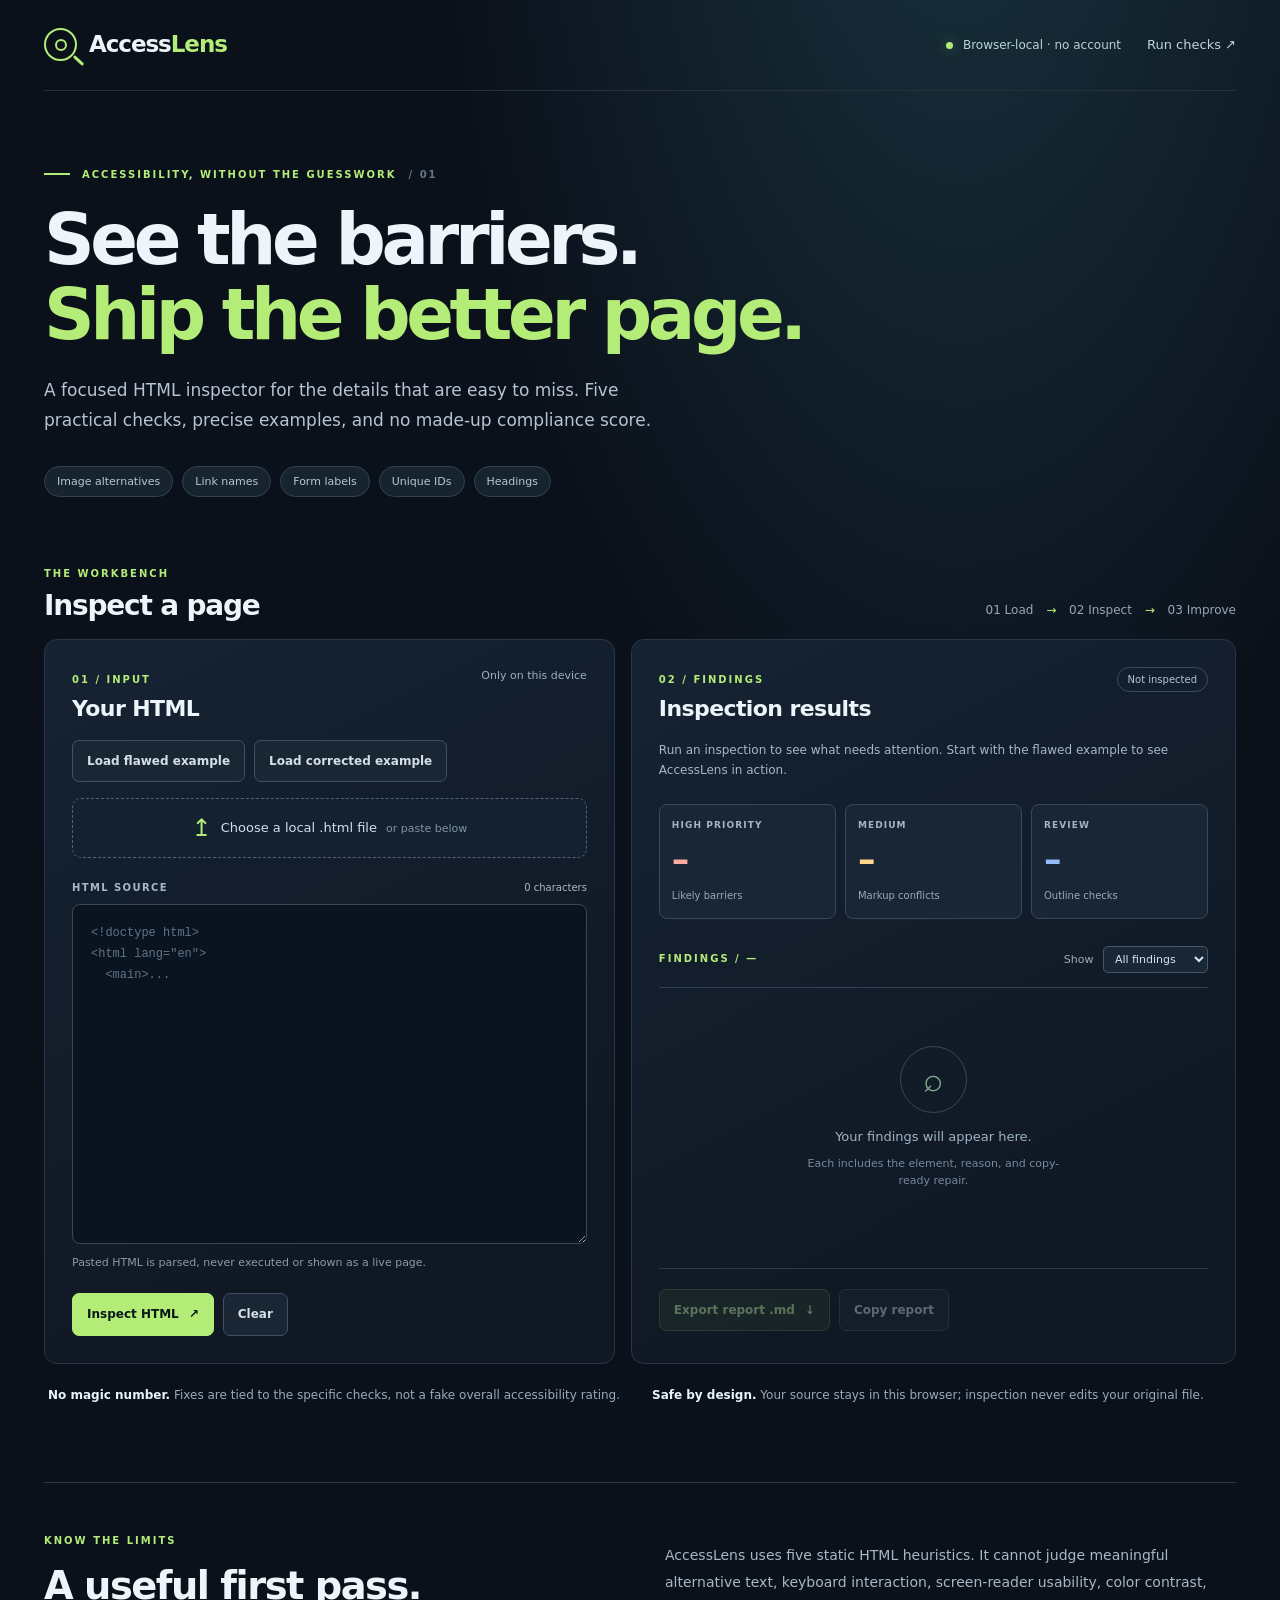
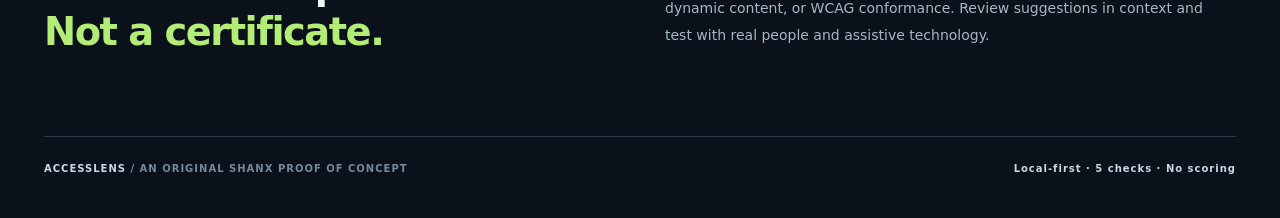
<file: index.html>
<!doctype html>
<html lang="en">
<head>
  <meta charset="utf-8">
  <meta name="viewport" content="width=device-width, initial-scale=1">
  <meta http-equiv="Content-Security-Policy" content="default-src 'none'; script-src 'self'; style-src 'self'; img-src 'none'; connect-src 'none'; font-src 'none'; object-src 'none'; frame-src 'none'; base-uri 'none'; form-action 'none'">
  <meta name="theme-color" content="#0c121e">
  <meta name="description" content="AccessLens inspects local HTML for five common accessibility issues and provides pinpointed fixes. No accounts, no uploads.">
  <title>AccessLens | Find the barriers before publishing</title>
  <link rel="stylesheet" href="assets/style.css">
  <script src="analyzer.js" defer></script>
  <script src="app.js" defer></script>
</head>
<body>
  <div class="shell">
    <header class="topbar">
      <div class="brand" aria-label="AccessLens home">
        <div class="brand-symbol" aria-hidden="true"><span></span></div>
        <span>Access<span class="accent">Lens</span></span>
      </div>
      <div class="top-actions">
        <span class="privacy-pill"><span class="dot" aria-hidden="true"></span> Browser-local · no account</span>
        <a class="doc-link" href="tests/run-tests.html">Run checks <span aria-hidden="true">↗</span></a>
      </div>
    </header>

    <main>
      <section class="hero" aria-labelledby="hero-title">
        <div class="eyebrow"><span class="tiny-line" aria-hidden="true"></span> ACCESSIBILITY, WITHOUT THE GUESSWORK <span class="hero-version">/ 01</span></div>
        <h1 id="hero-title">See the barriers.<br><em>Ship the better page.</em></h1>
        <p class="hero-copy">A focused HTML inspector for the details that are easy to miss. Five practical checks, precise examples, and no made-up compliance score.</p>
        <div class="hero-chips" aria-label="Checks available"><span>Image alternatives</span><span>Link names</span><span>Form labels</span><span>Unique IDs</span><span>Headings</span></div>
      </section>

      <div class="section-head">
        <div><div class="section-kicker">THE WORKBENCH</div><h2>Inspect a page</h2></div>
        <div class="workflow">01 Load <span>→</span> 02 Inspect <span>→</span> 03 Improve</div>
      </div>

      <div class="workspace">
        <section class="panel input-panel" aria-labelledby="input-title">
          <div class="panel-top"><div><span class="panel-index">01 / INPUT</span><h3 id="input-title">Your HTML</h3></div><span class="subtle">Only on this device</span></div>
          <div class="example-controls"><button type="button" class="button ghost" id="loadFlawed">Load flawed example</button><button type="button" class="button ghost" id="loadCorrected">Load corrected example</button></div>
          <label class="file-input" for="fileInput"><span aria-hidden="true">↥</span> Choose a local .html file <small>or paste below</small></label>
          <input id="fileInput" class="visually-hidden" type="file" accept=".html,.htm,text/html">
          <div class="editor-top"><label for="htmlInput">HTML SOURCE</label><span id="charCount">0 characters</span></div>
          <textarea id="htmlInput" spellcheck="false" autocomplete="off" autocapitalize="off" placeholder="<!doctype html>&#10;<html lang=&#34;en&#34;>&#10;  <main>..." aria-describedby="inputHelp"></textarea>
          <p id="inputHelp" class="micro">Pasted HTML is parsed, never executed or shown as a live page.</p>
          <div class="input-bottom"><button type="button" id="analyzeButton" class="button primary">Inspect HTML <span aria-hidden="true">↗</span></button><button type="button" id="clearButton" class="button ghost">Clear</button></div>
          <p role="alert" class="error" id="errorText" hidden></p>
        </section>

        <section class="panel results-panel" aria-labelledby="results-title">
          <div class="panel-top"><div><span class="panel-index">02 / FINDINGS</span><h3 id="results-title">Inspection results</h3></div><span class="result-state" id="resultState">Not inspected</span></div>
          <div class="result-intro" id="introText">Run an inspection to see what needs attention. Start with the flawed example to see AccessLens in action.</div>
          <div class="metrics" aria-label="Inspection findings grouped by priority">
            <div class="metric"><span class="metric-name">HIGH PRIORITY</span><strong id="highCount">–</strong><span>Likely barriers</span></div>
            <div class="metric"><span class="metric-name">MEDIUM</span><strong id="mediumCount">–</strong><span>Markup conflicts</span></div>
            <div class="metric"><span class="metric-name">REVIEW</span><strong id="reviewCount">–</strong><span>Outline checks</span></div>
          </div>
          <div class="results-toolbar"><span class="panel-index" id="findingHeader">FINDINGS / —</span><label for="priorityFilter">Show <select id="priorityFilter"><option value="all">All findings</option><option value="high">High priority</option><option value="medium">Medium</option><option value="review">Review</option></select></label></div>
          <div id="findings" class="findings" aria-live="polite" aria-relevant="additions text"><div class="empty-state"><div class="empty-icon" aria-hidden="true">⌕</div> Your findings will appear here.<span>Each includes the element, reason, and copy-ready repair.</span></div></div>
          <div class="export-bar"><button type="button" class="button secondary" id="exportReport" disabled>Export report .md <span aria-hidden="true">↓</span></button><button type="button" class="button ghost" id="copyReport" disabled>Copy report</button></div>
        </section>
      </div>
      <div class="after-workspace"><div><strong>No magic number.</strong> Fixes are tied to the specific checks, not a fake overall accessibility rating.</div><div><strong>Safe by design.</strong> Your source stays in this browser; inspection never edits your original file.</div></div>
      <section class="about" aria-labelledby="about-title"><div><span class="section-kicker">KNOW THE LIMITS</span><h2 id="about-title">A useful first pass.<br><em>Not a certificate.</em></h2></div><p>AccessLens uses five static HTML heuristics. It cannot judge meaningful alternative text, keyboard interaction, screen-reader usability, color contrast, dynamic content, or WCAG conformance. Review suggestions in context and test with real people and assistive technology.</p></section>
    </main>
    <footer><span>ACCESSLENS <span class="footer-muted">/ AN ORIGINAL SHANX PROOF OF CONCEPT</span></span><span>Local-first · 5 checks · No scoring</span></footer>
  </div>
</body>
</html>
</file>
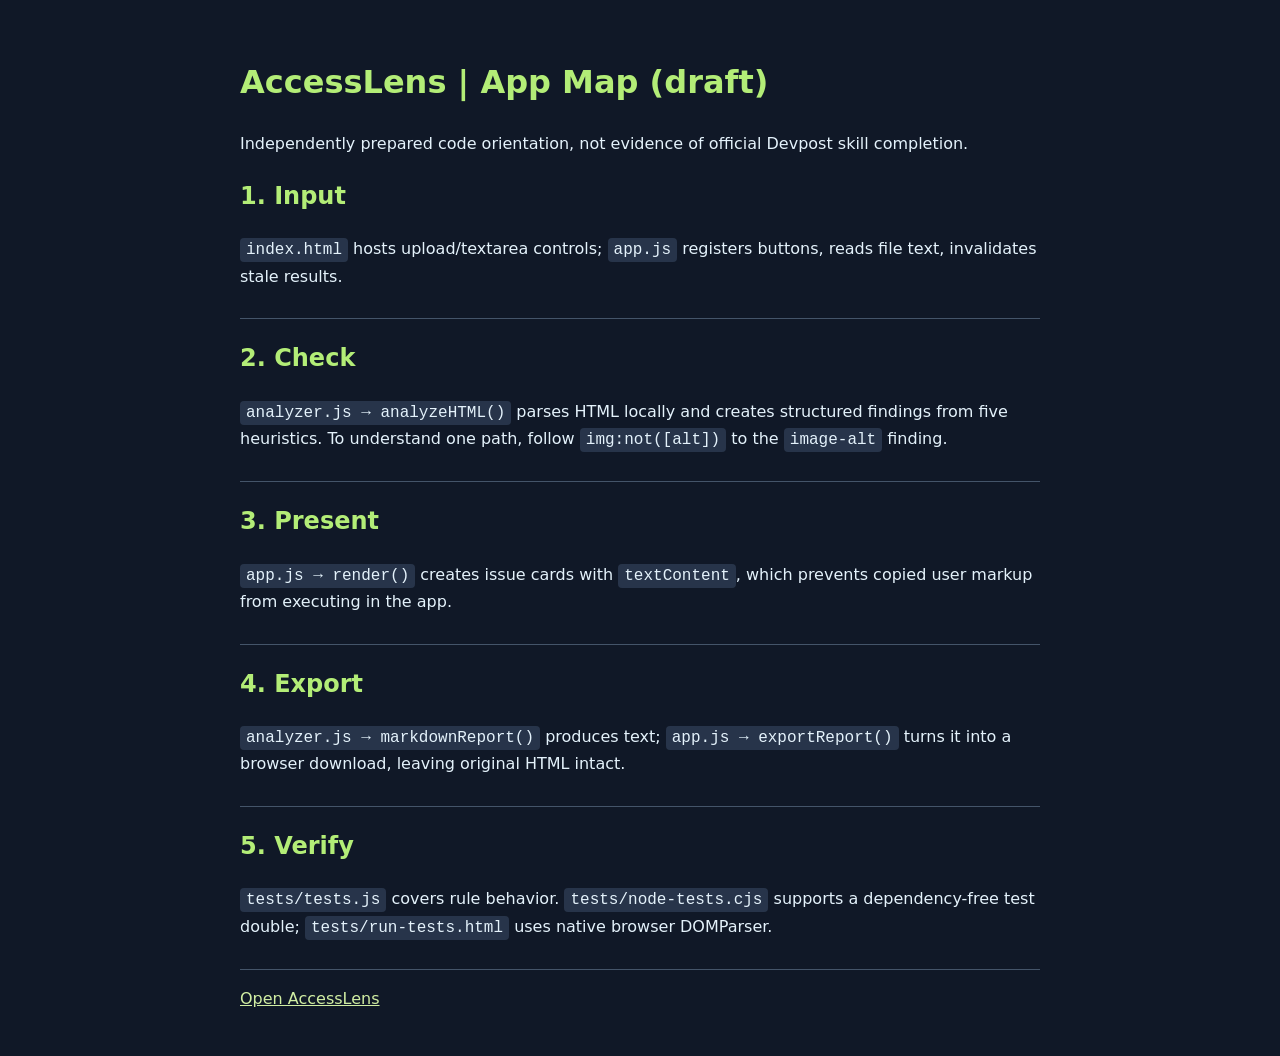
<file: devpost/app-map.html>
<!doctype html><html lang="en"><head><meta charset="utf-8"><meta name="viewport" content="width=device-width,initial-scale=1"><title>AccessLens application map (draft)</title><style>body{font:16px/1.65 system-ui,sans-serif;background:#101827;color:#e4f2fb;max-width:800px;margin:auto;padding:35px}h1,h2{color:#b3ed77}code{background:#27344a;padding:3px 6px;border-radius:4px}a{color:#d1eea3}section{border-bottom:1px solid #445469;padding-bottom:12px}</style></head><body><h1>AccessLens | App Map (draft)</h1><p>Independently prepared code orientation, not evidence of official Devpost skill completion.</p><section><h2>1. Input</h2><p><code>index.html</code> hosts upload/textarea controls; <code>app.js</code> registers buttons, reads file text, invalidates stale results.</p></section><section><h2>2. Check</h2><p><code>analyzer.js → analyzeHTML()</code> parses HTML locally and creates structured findings from five heuristics. To understand one path, follow <code>img:not([alt])</code> to the <code>image-alt</code> finding.</p></section><section><h2>3. Present</h2><p><code>app.js → render()</code> creates issue cards with <code>textContent</code>, which prevents copied user markup from executing in the app.</p></section><section><h2>4. Export</h2><p><code>analyzer.js → markdownReport()</code> produces text; <code>app.js → exportReport()</code> turns it into a browser download, leaving original HTML intact.</p></section><section><h2>5. Verify</h2><p><code>tests/tests.js</code> covers rule behavior. <code>tests/node-tests.cjs</code> supports a dependency-free test double; <code>tests/run-tests.html</code> uses native browser DOMParser.</p></section><p><a href="../index.html">Open AccessLens</a></p></body></html>
</file>
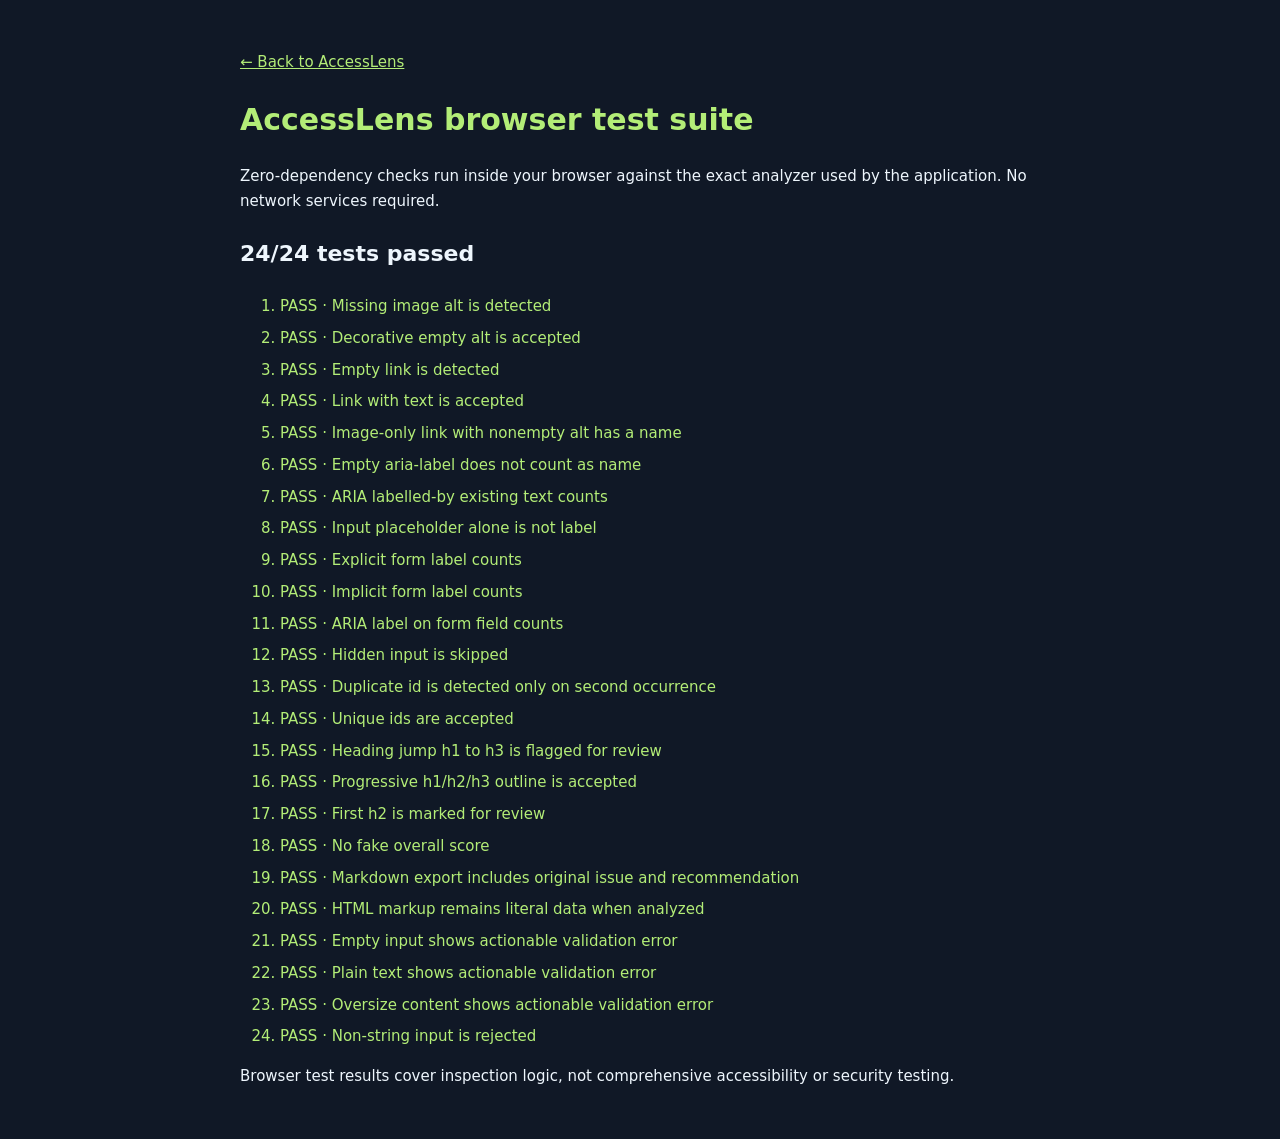
<file: tests/run-tests.html>
<!doctype html>
<html lang="en">
<head>
  <meta charset="utf-8"><meta name="viewport" content="width=device-width,initial-scale=1">
  <meta http-equiv="Content-Security-Policy" content="default-src 'none'; script-src 'self'; style-src 'self'; img-src 'none'; connect-src 'none'; object-src 'none'; base-uri 'none'">
  <title>AccessLens | Browser test suite</title>
  <link rel="stylesheet" href="../assets/test-style.css">
  <script src="../analyzer.js" defer></script><script src="tests.js" defer></script>
</head>
<body>
<main><a href="../index.html">← Back to AccessLens</a><h1>AccessLens browser test suite</h1><p>Zero-dependency checks run inside your browser against the exact analyzer used by the application. No network services required.</p><p id="summary" role="status">Tests have not started.</p><ol id="results"></ol><p id="limits">Browser test results cover inspection logic, not comprehensive accessibility or security testing.</p></main>
</body>
</html>
</file>
<file: assets/style.css>
:root{color-scheme:dark;--bg:#0b111b;--panel:#121b29;--panel2:#101824;--border:#2a3648;--muted:#94a5b9;--text:#edf5fa;--lime:#b3ed77;--yellow:#ffd68b;--coral:#ffaaa1;--blue:#94baf7}*{box-sizing:border-box}html{scroll-behavior:smooth}body{margin:0;background:radial-gradient(ellipse at 75% -17%,#1a3440 0%,transparent 39%),var(--bg);color:var(--text);font:15px/1.55 Inter,ui-sans-serif,system-ui,-apple-system,"Segoe UI",sans-serif}button,input,textarea,select{font:inherit}button{cursor:pointer}button:disabled{opacity:.4;cursor:not-allowed}a{color:inherit}a:focus-visible,button:focus-visible,textarea:focus-visible,select:focus-visible,.file-input:focus-within{outline:3px solid var(--lime);outline-offset:3px}.shell{width:min(1440px,calc(100% - 88px));margin:auto}.topbar{display:flex;justify-content:space-between;align-items:center;padding:27px 0;border-bottom:1px solid #26313b}.brand{display:flex;gap:12px;align-items:center;font-size:23px;font-weight:800;letter-spacing:-1.05px}.accent{color:var(--lime)}.brand-symbol{height:33px;width:33px;border:2px solid var(--lime);border-radius:50%;position:relative;display:grid;place-items:center}.brand-symbol:after{content:'';position:absolute;height:13px;width:3px;right:-5px;bottom:-8px;transform:rotate(-47deg);background:var(--lime);border-radius:5px}.brand-symbol span{width:12px;height:12px;border:2px solid var(--lime);border-radius:50%}.top-actions{display:flex;gap:26px;align-items:center}.privacy-pill{font-size:12px;color:#bbd4d0}.dot{display:inline-block;height:7px;width:7px;background:var(--lime);border-radius:50%;margin-right:6px;box-shadow:0 0 12px #b3ed7755}.doc-link{color:#c1d3e0;font-size:13px;text-decoration:none}.doc-link:hover{color:var(--lime)}.hero{padding:76px 0 69px}.eyebrow,.section-kicker,.panel-index,.editor-top,.metric-name{color:var(--lime);font-size:10px;font-weight:800;letter-spacing:2px}.eyebrow{display:flex;align-items:center;gap:12px}.tiny-line{display:block;width:26px;border-top:2px solid var(--lime)}.hero-version{color:#647589}h1{font-size:clamp(47px,5.5vw,85px);font-weight:750;letter-spacing:-4.4px;line-height:1.07;margin:21px 0 21px;max-width:900px}h1 em,.about h2 em{font-style:normal;color:var(--lime)}.hero-copy{font-size:17px;color:#b6c3d3;max-width:650px;line-height:1.8;margin:0}.hero-chips{display:flex;gap:9px;flex-wrap:wrap;margin-top:30px}.hero-chips span{font-size:11px;color:#b7c7d5;border:1px solid #304254;border-radius:999px;padding:6px 12px;background:#182330}.section-head{display:flex;align-items:end;justify-content:space-between;margin-bottom:19px}.section-head h2{font-size:28px;letter-spacing:-1.2px;line-height:1;margin:10px 0 0}.workflow{color:#96a7b9;font-size:12px}.workflow span{color:var(--lime);padding:0 9px}.workspace{display:grid;grid-template-columns:minmax(0,1fr) minmax(0,1.06fr);gap:16px;align-items:stretch}.panel{min-width:0;border:1px solid var(--border);border-radius:13px;background:linear-gradient(153deg,#162333 0%,#101824 75%);padding:27px}.panel-top{display:flex;justify-content:space-between;align-items:start;gap:10px;margin-bottom:20px}.panel-top h3{font-size:22px;letter-spacing:-.6px;line-height:1;margin:8px 0 0}.subtle{font-size:11px;color:#9cb0bf}.button{border-radius:7px;display:inline-flex;justify-content:center;align-items:center;gap:10px;padding:11px 14px;border:1px solid #415066;font-size:12px;font-weight:750;transition:border-color .1s,background .1s;white-space:nowrap}.button:hover:not(:disabled){border-color:var(--lime)}.ghost{background:#1a2634;color:#d3dfea}.secondary{background:#26382c;color:#c8f9ac;border-color:#547044}.primary{background:var(--lime);color:#0b1716;border-color:var(--lime);font-weight:850}.primary:hover:not(:disabled){background:#caf79a}.example-controls{display:flex;gap:9px;flex-wrap:wrap;margin-bottom:16px}.file-input{border:1px dashed #526176;border-radius:9px;background:#142131;display:flex;align-items:center;justify-content:center;padding:17px;gap:9px;font-size:13px;color:#cde0ee;cursor:pointer}.file-input span{font-size:24px;line-height:1;color:var(--lime)}.file-input small{color:#7f94a5;font-size:11px}.file-input:hover{border-color:var(--lime)}.visually-hidden{position:absolute!important;height:1px;width:1px;overflow:hidden;clip:rect(0,0,0,0);white-space:nowrap}.editor-top{display:flex;justify-content:space-between;color:#a6b9c6;margin:22px 0 8px}.editor-top label{letter-spacing:1.4px}.editor-top span{letter-spacing:0;text-transform:none;font-weight:500}textarea{width:100%;height:340px;resize:vertical;display:block;border:1px solid #3a4759;border-radius:8px;background:#0a1420;color:#e0f1f4;font:12px/1.75 ui-monospace,SFMono-Regular,Consolas,monospace;padding:18px;tab-size:2}textarea::placeholder{color:#607487}.micro{font-size:11px;color:#899cab;margin:10px 0 22px}.input-bottom,.export-bar{display:flex;gap:9px;flex-wrap:wrap}.error{background:#461e2c;border:1px solid #bd556a;color:#ffd1d2;padding:10px 12px;border-radius:6px;margin:16px 0 0;font-size:12px}.result-state{border:1px solid #3b4b5e;border-radius:99px;color:#b5c6d5;padding:4px 10px;font-size:10px}.result-state.done{color:var(--lime);border-color:#52714c}.result-intro{font-size:12px;line-height:1.7;color:#a7b6c7;min-height:40px}.metrics{display:grid;grid-template-columns:repeat(3,1fr);gap:9px;margin:23px 0 27px}.metric{border:1px solid #394858;border-radius:8px;background:#182636;padding:14px 12px;display:flex;flex-direction:column}.metric strong{font-size:35px;font-weight:750;line-height:1.3;margin:5px 0}.metric span:last-child{font-size:10px;color:#9aa9b8}.metric:nth-child(1) strong{color:var(--coral)}.metric:nth-child(2) strong{color:var(--yellow)}.metric:nth-child(3) strong{color:var(--blue)}.metric-name{font-size:9px;color:#a2b6c5;letter-spacing:1.1px}.results-toolbar{display:flex;justify-content:space-between;align-items:center;gap:12px;border-bottom:1px solid #304154;padding-bottom:14px}.results-toolbar label{color:#9aafbe;font-size:11px}.results-toolbar select{background:#1a2737;color:#d5e4f0;border:1px solid #45566c;border-radius:5px;padding:5px 7px;margin-left:6px;font-size:11px}.findings{min-height:280px;max-height:590px;overflow-y:auto;scrollbar-color:#4e5f70 transparent}.finding{border-bottom:1px solid #2c3d4f;padding:17px 2px}.finding-heading{display:flex;gap:12px;align-items:center;justify-content:space-between}.finding-title{font-size:13px;font-weight:700;line-height:1.3}.issue-number{color:#7890a3;font:10px ui-monospace,monospace;margin-right:9px}.priority{font-size:9px;text-transform:uppercase;letter-spacing:.6px;border-radius:4px;padding:4px 7px;white-space:nowrap;border:1px solid}.priority.high{color:#ffb2a7;background:#3c252b;border-color:#784553}.priority.medium{color:#ffdd91;background:#423827;border-color:#79633b}.priority.review{color:#a9c8f3;background:#223450;border-color:#43638c}.finding p{color:#adbcc9;font-size:12px;line-height:1.6;margin:11px 0}.location{font:10px/1.5 ui-monospace,monospace;color:#91bed0;overflow-wrap:anywhere}.snip-label{font-size:10px;color:#b1c3cf;margin:12px 0 6px;letter-spacing:.5px}.finding pre{font:11px/1.55 ui-monospace,monospace;background:#091420;color:#c4dbe9;border:1px solid #293b4d;border-radius:6px;padding:10px 12px;white-space:pre-wrap;overflow-wrap:anywhere;max-height:120px;overflow:auto}.fix-line{display:flex;justify-content:space-between;align-items:center;gap:10px}.copy-fix{border:0;background:transparent;color:var(--lime);font-size:11px;padding:5px}.empty-state{display:flex;flex-direction:column;align-items:center;justify-content:center;color:#9eb4c5;font-size:13px;min-height:260px;text-align:center;padding:22px}.empty-state span{font-size:11px;color:#748b9f;margin-top:8px;max-width:270px}.empty-icon{font-size:34px;color:#83ac91;border:1px solid #364b4e;border-radius:50%;width:67px;height:67px;display:grid;place-items:center;margin-bottom:14px}.export-bar{padding-top:20px;border-top:1px solid #27394c}.after-workspace{display:grid;grid-template-columns:1fr 1fr;gap:20px;color:#97aabb;font-size:12px;margin:22px 0 78px;padding-left:4px}.after-workspace strong{color:#e9f5fc}.about{display:grid;grid-template-columns:1fr 1fr;gap:50px;border-top:1px solid #2a394a;padding:45px 0 68px}.about h2{font-size:clamp(28px,3vw,43px);letter-spacing:-1.5px;line-height:1.2;margin:12px 0}.about p{color:#a6b8c5;font-size:14px;line-height:1.9;margin:14px 0 0;max-width:560px}footer{display:flex;justify-content:space-between;gap:15px;border-top:1px solid #293949;padding:24px 0 42px;color:#c8d8e5;letter-spacing:1px;font-size:10px;font-weight:750}.footer-muted{color:#75899c}@media(max-width:1000px){.shell{width:min(960px,calc(100% - 42px))}.workspace{grid-template-columns:1fr}.hero{padding:55px 0}.results-panel{min-height:520px}.after-workspace{margin-bottom:50px}}@media(max-width:600px){.shell{width:calc(100% - 28px)}.topbar{padding:18px 0;gap:10px}.brand{font-size:19px}.top-actions{gap:9px}.privacy-pill{font-size:10px}.doc-link{font-size:11px}.hero{padding:42px 0}.hero h1{font-size:clamp(40px,10vw,62px);letter-spacing:-2.5px}.hero-copy{font-size:14px}.workflow{display:none}.panel{padding:17px}.metrics{gap:5px}.metric{padding:11px 7px}.metric strong{font-size:29px}.metric-name{font-size:8px}.file-input{flex-wrap:wrap}.after-workspace,.about{grid-template-columns:1fr;gap:12px}.about{padding:30px 0}.about h2{margin:8px 0}.results-toolbar{align-items:stretch}.results-toolbar label{white-space:nowrap}footer{font-size:9px}.footer-muted{display:none}}@media(prefers-reduced-motion:reduce){*,*:before,*:after{transition:none!important;scroll-behavior:auto!important}}
</file>
<file: assets/test-style.css>
body{background:#101826;color:#eef6fd;font:15px/1.65 system-ui,sans-serif;max-width:800px;margin:50px auto;padding:0 22px}h1{color:#b3ed77}#summary{font-size:22px;font-weight:800}li{margin-bottom:7px}li.pass{color:#b3ed77}li.fail{color:#ffaaa1}a{color:#b3ed77}code{color:#bee3f0}
</file>
